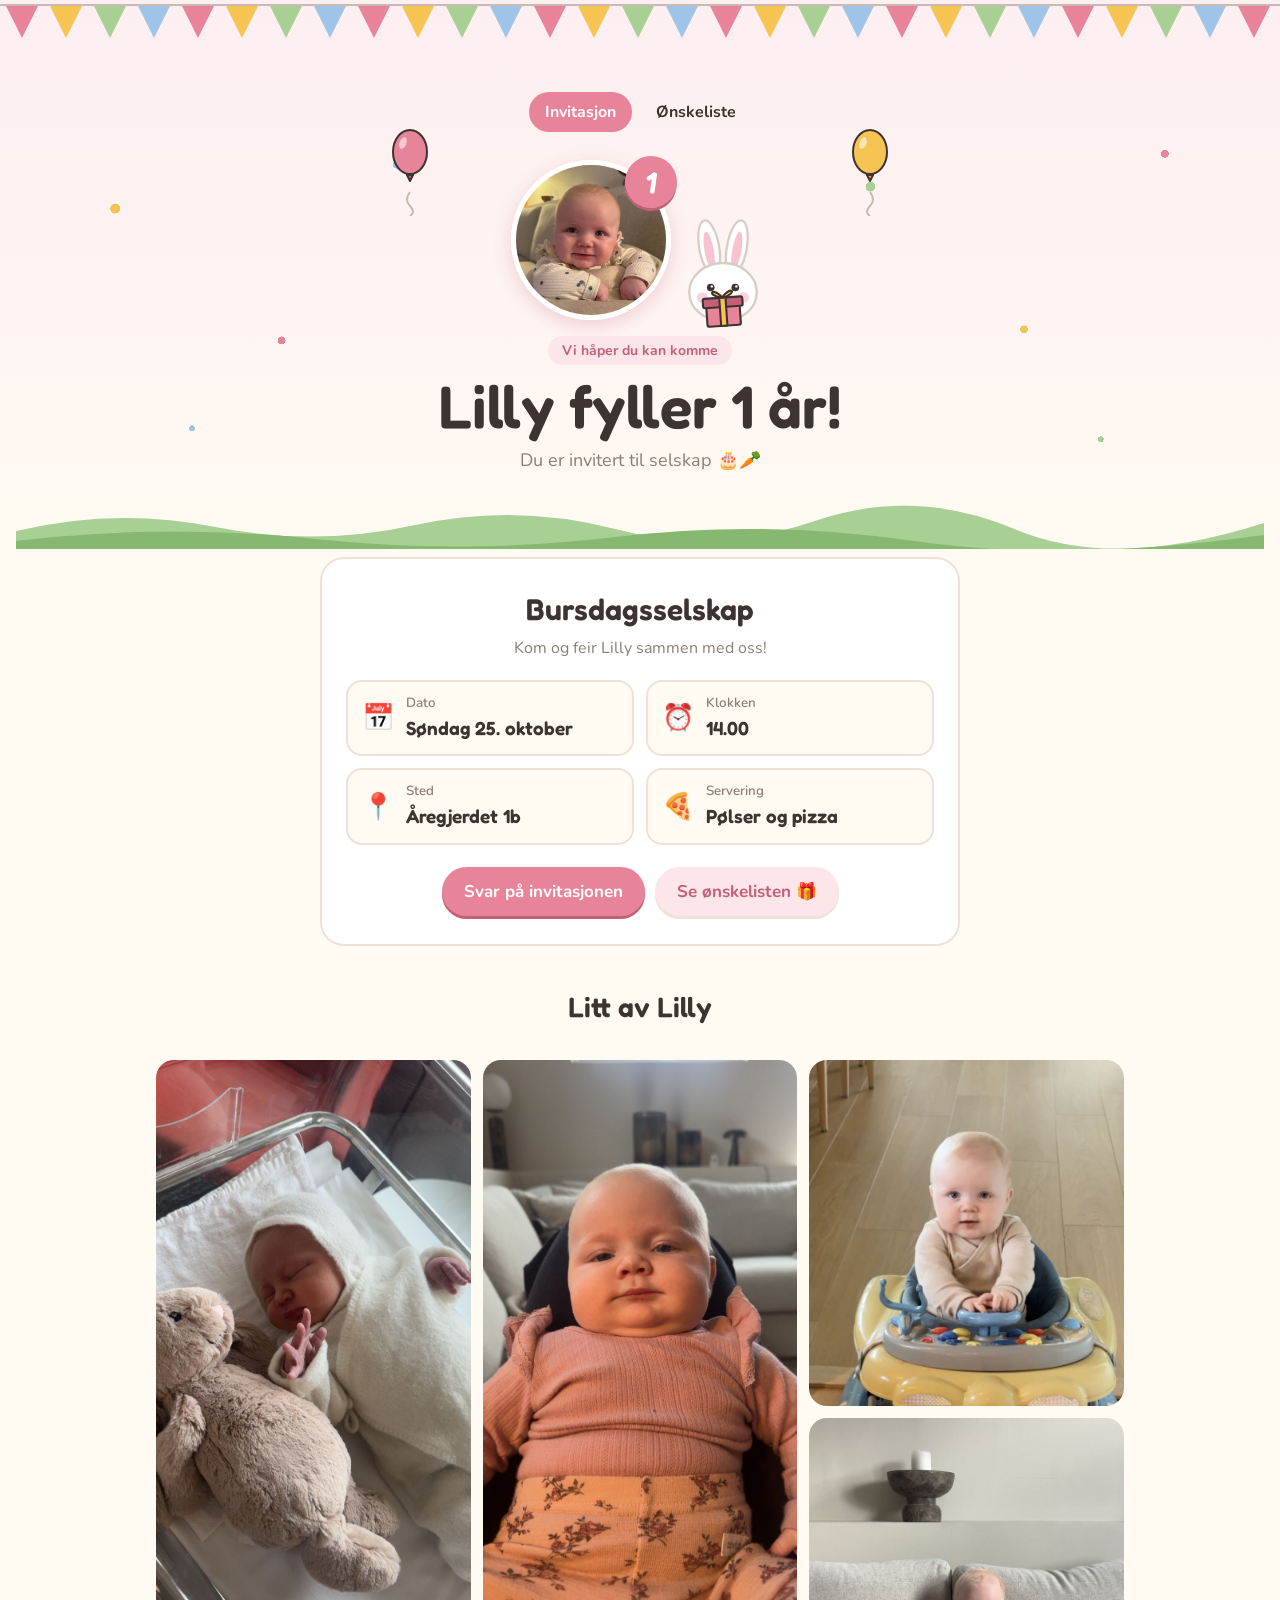
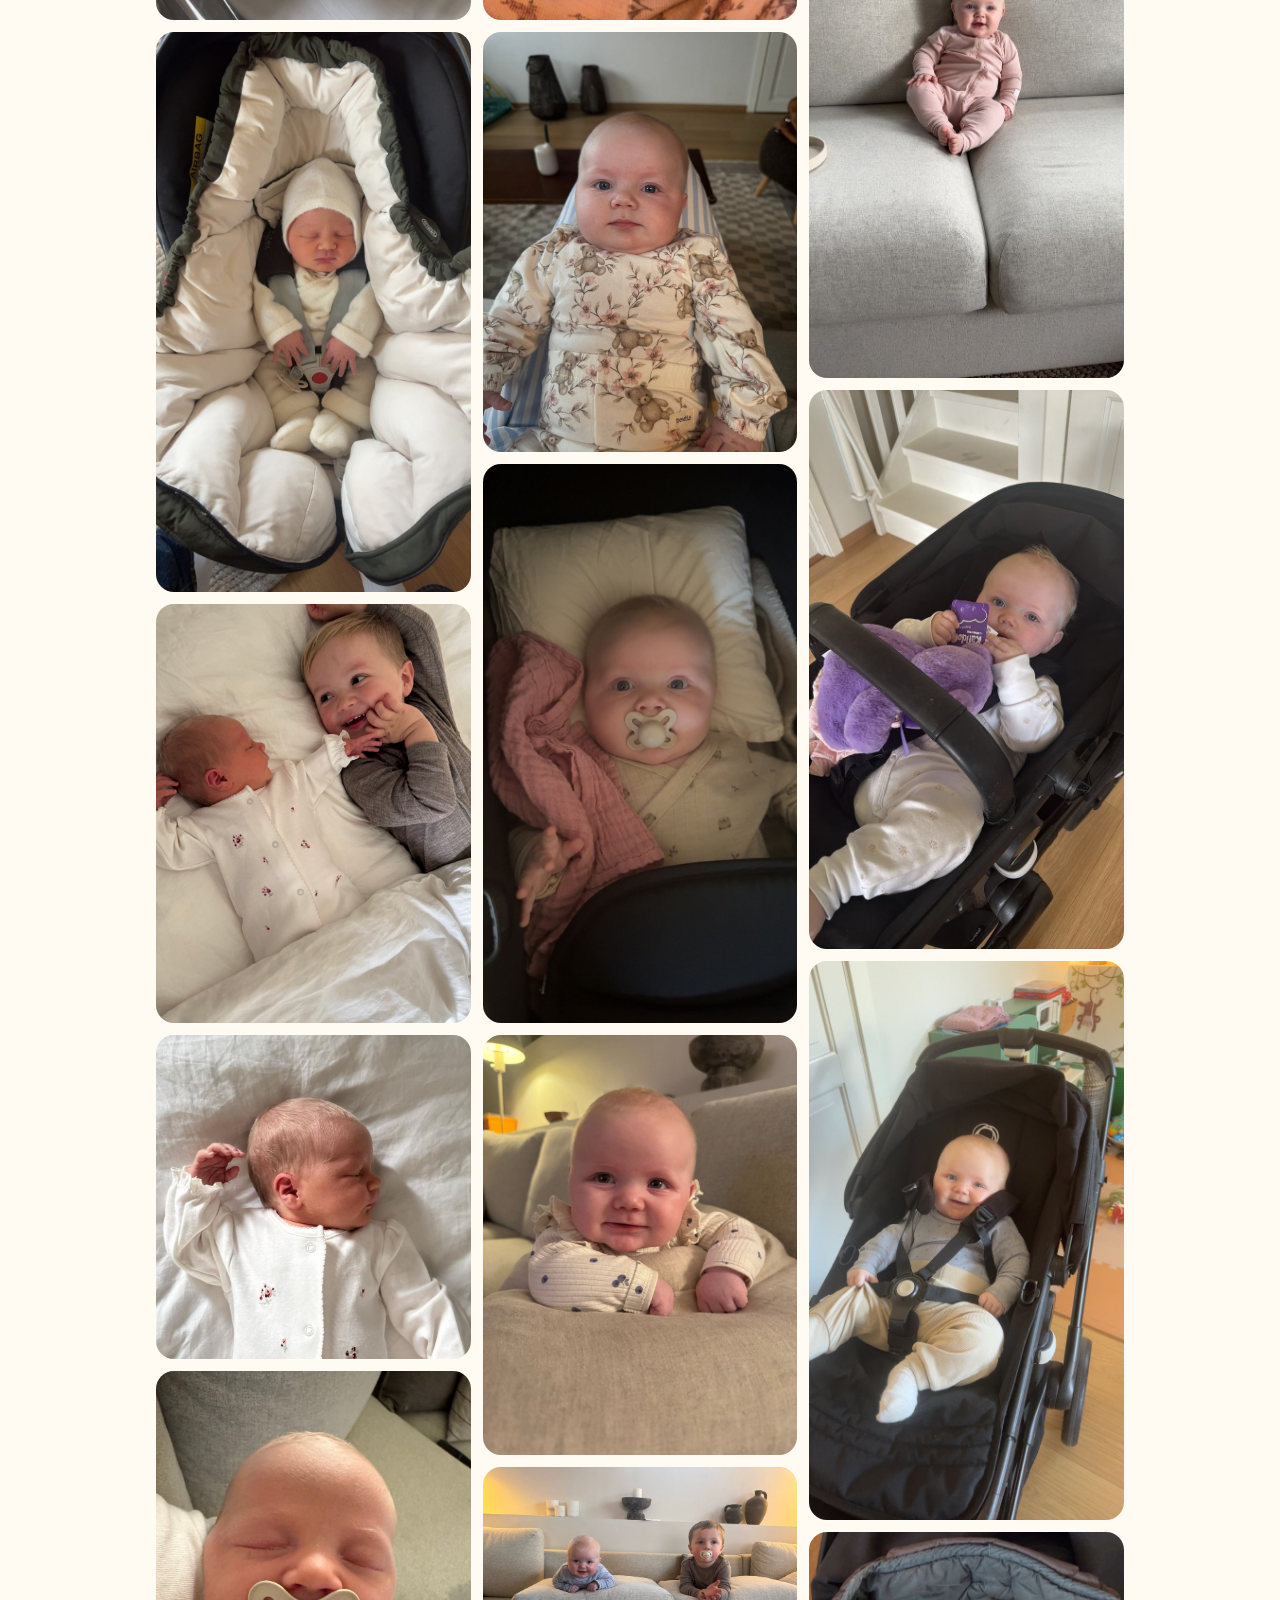
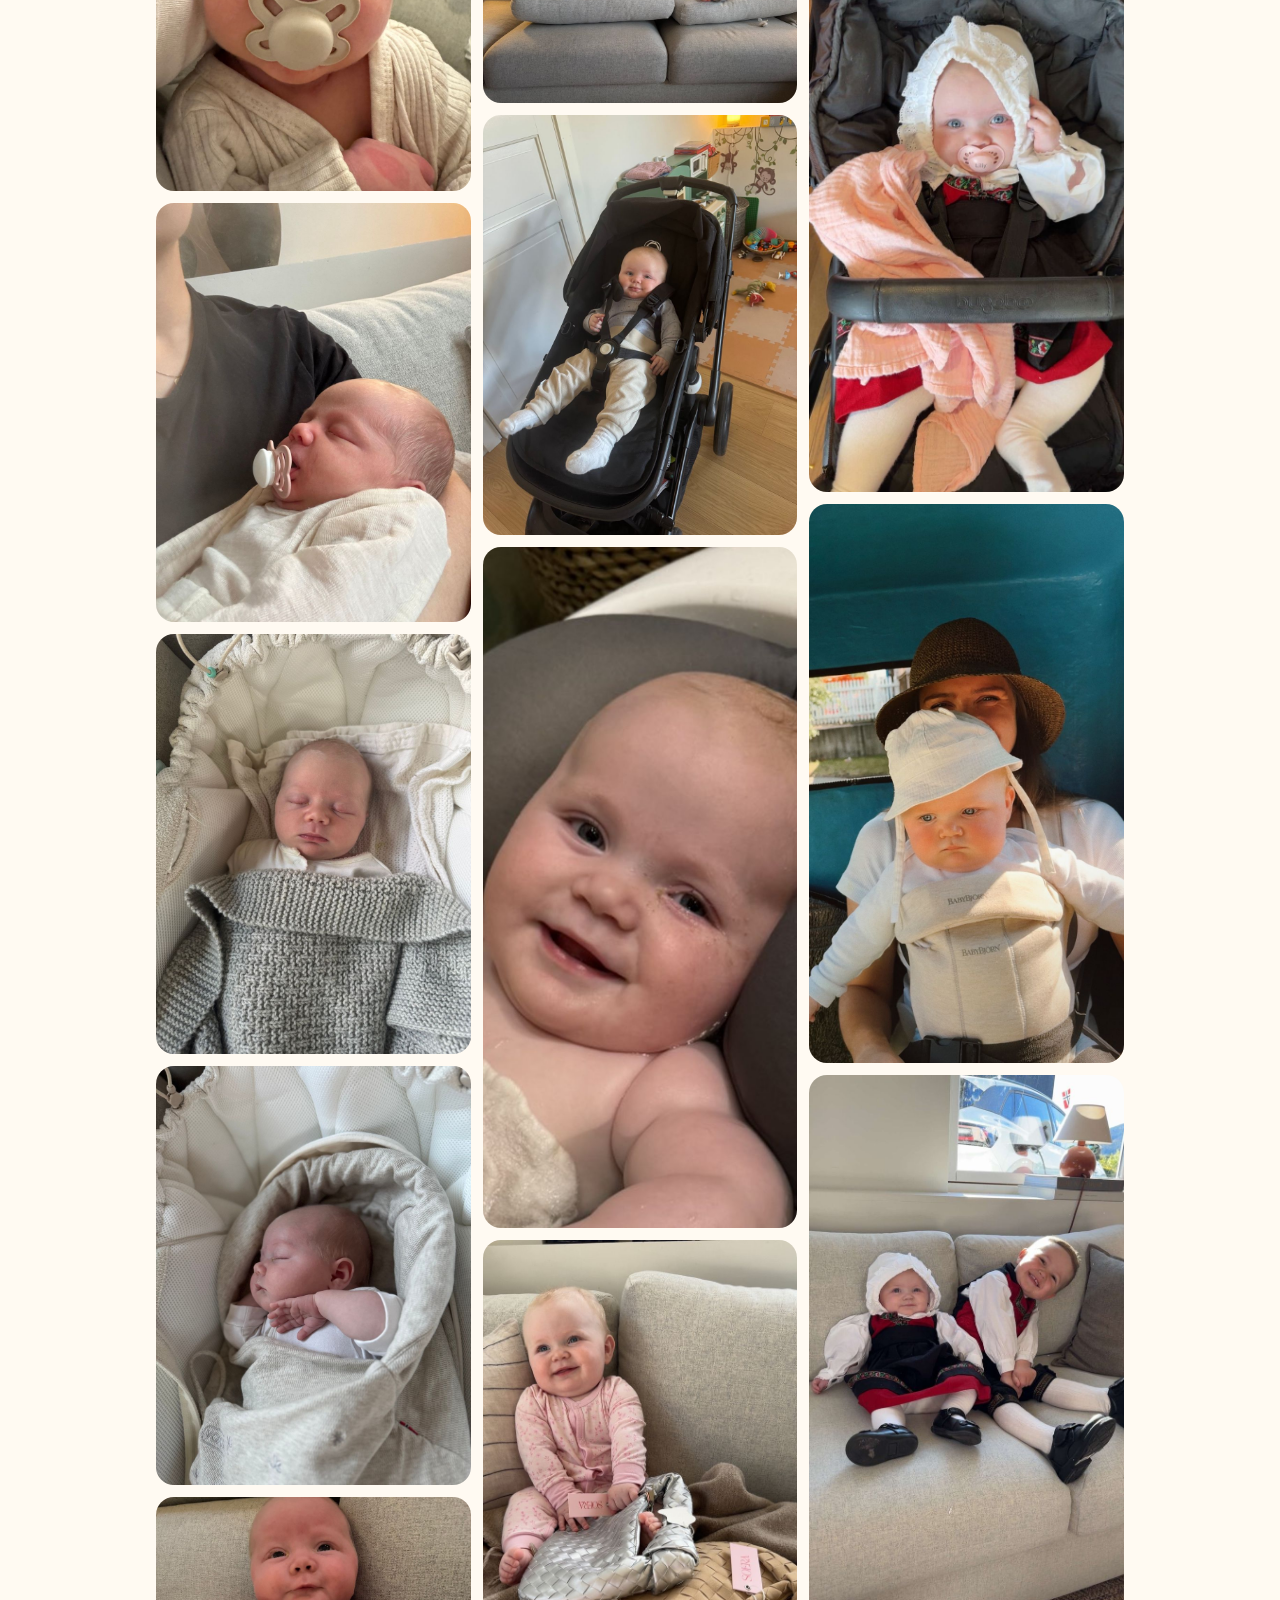
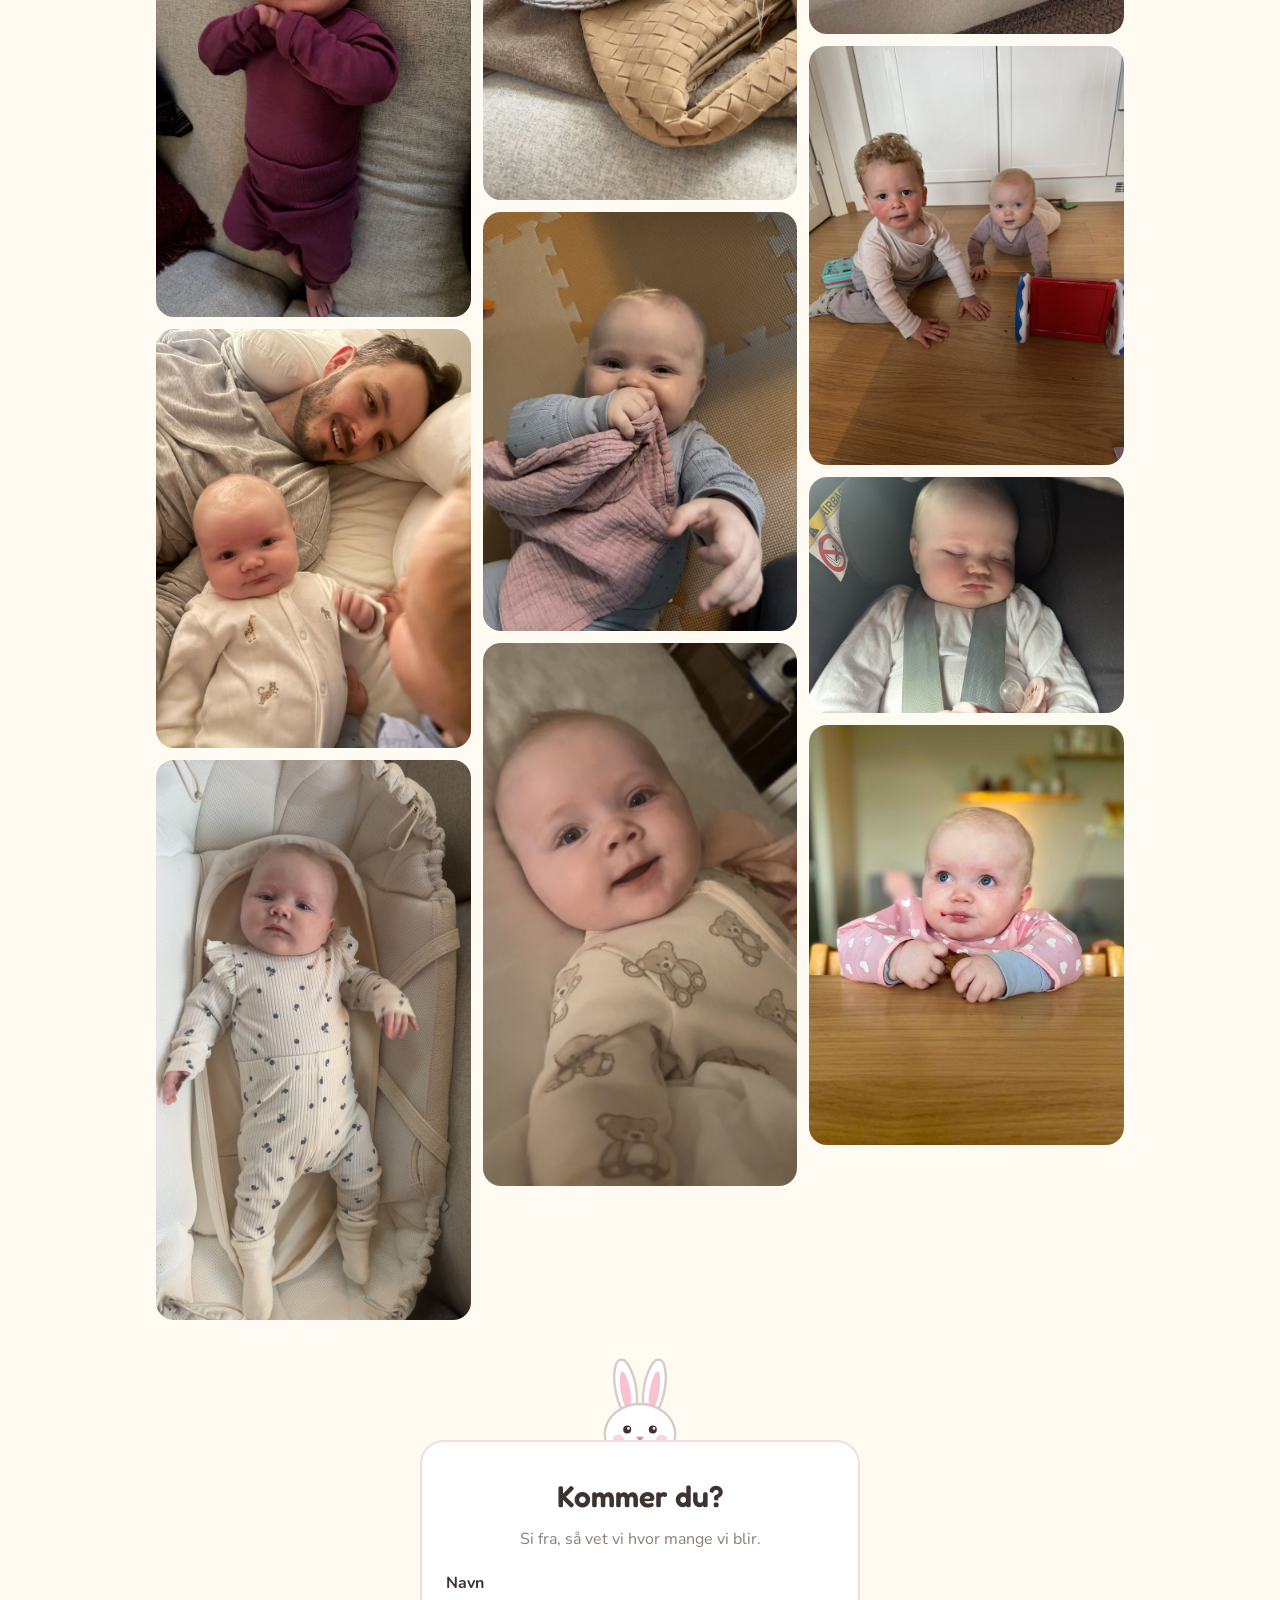
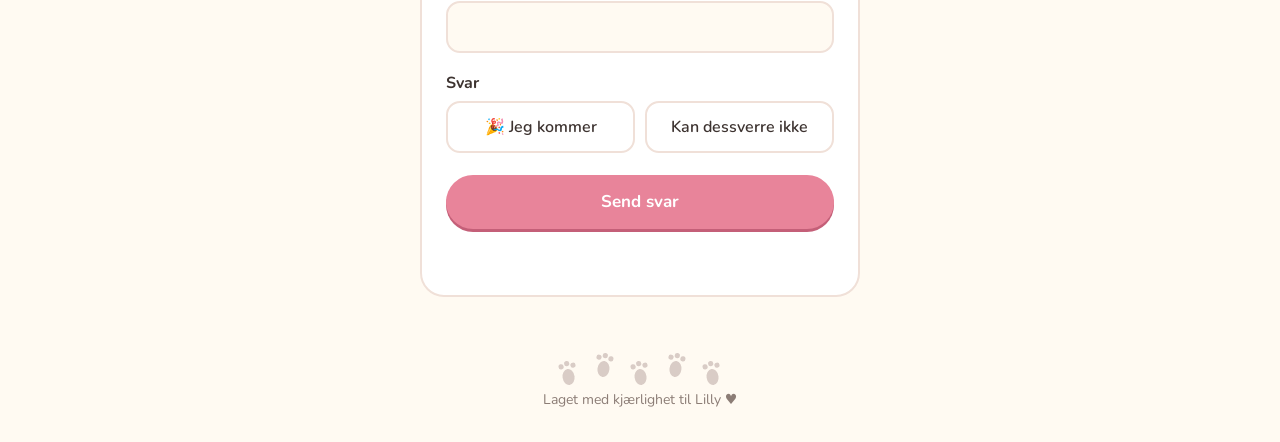
<file: index.html>
<!doctype html>
<html lang="no">
<head>
  <meta charset="utf-8">
  <meta name="viewport" content="width=device-width, initial-scale=1">
  <title>Lilly fyller 1 år – bursdagsselskap 25. oktober</title>
  <meta name="description" content="Du er invitert til Lillys 1-årsdag søndag 25. oktober kl. 14.00 i Åregjerdet 1b. Pølser og pizza.">
  <link rel="preconnect" href="https://fonts.googleapis.com">
  <link rel="preconnect" href="https://fonts.gstatic.com" crossorigin>
  <link href="https://fonts.googleapis.com/css2?family=Fredoka:wght@500;600&family=Nunito:wght@400;600;700&display=swap" rel="stylesheet">
  <link rel="stylesheet" href="style.css">
</head>
<body>
  <!-- Kanin og pote, brukt flere steder -->
  <svg width="0" height="0" style="position:absolute" aria-hidden="true">
    <symbol id="bunny" viewBox="0 0 120 140">
      <ellipse cx="42" cy="40" rx="13" ry="36" fill="var(--fur)" stroke="var(--fur-line)" stroke-width="3" transform="rotate(-10 42 40)"/>
      <ellipse cx="42" cy="44" rx="6" ry="25" fill="#f8c3cf" transform="rotate(-10 42 44)"/>
      <ellipse cx="78" cy="40" rx="13" ry="36" fill="var(--fur)" stroke="var(--fur-line)" stroke-width="3" transform="rotate(10 78 40)"/>
      <ellipse cx="78" cy="44" rx="6" ry="25" fill="#f8c3cf" transform="rotate(10 78 44)"/>
      <ellipse cx="60" cy="98" rx="44" ry="38" fill="var(--fur)" stroke="var(--fur-line)" stroke-width="3"/>
      <circle cx="44" cy="92" r="5" fill="var(--ink)"/>
      <circle cx="76" cy="92" r="5" fill="var(--ink)"/>
      <circle cx="45.5" cy="90.5" r="1.6" fill="#fff"/>
      <circle cx="77.5" cy="90.5" r="1.6" fill="#fff"/>
      <circle cx="33" cy="105" r="7" fill="#f8c3cf" opacity=".7"/>
      <circle cx="87" cy="105" r="7" fill="#f8c3cf" opacity=".7"/>
      <path d="M55 101 h10 l-5 6 z" fill="var(--accent)"/>
      <path d="M60 107 q-4 6 -9 3 M60 107 q4 6 9 3" fill="none" stroke="var(--ink)" stroke-width="2" stroke-linecap="round"/>
    </symbol>
    <symbol id="paw" viewBox="0 0 18 24">
      <ellipse cx="9" cy="16" rx="6" ry="8"/>
      <circle cx="3" cy="5" r="2.6"/><circle cx="9" cy="2.6" r="2.6"/><circle cx="15" cy="5" r="2.6"/>
    </symbol>
  </svg>

  <header>
    <svg class="bunting" aria-hidden="true">
      <defs>
        <pattern id="flags" width="176" height="46" patternUnits="userSpaceOnUse">
          <polygon points="6,6 38,6 22,38" fill="#e8849a"/>
          <polygon points="50,6 82,6 66,38" fill="#f6c453"/>
          <polygon points="94,6 126,6 110,38" fill="#a8cf94"/>
          <polygon points="138,6 170,6 154,38" fill="#9ec5e8"/>
        </pattern>
      </defs>
      <rect x="0" y="0" width="100%" height="46" fill="url(#flags)"/>
      <line x1="0" y1="5" x2="100%" y2="5" stroke="#c9b9b1" stroke-width="2"/>
    </svg>
    <svg class="balloon left" viewBox="0 0 40 90" aria-hidden="true">
      <path d="M20 66 q-6 8 0 14 q6 6 0 10" fill="none" stroke="#c9b9b1" stroke-width="2"/>
      <ellipse cx="20" cy="26" rx="17" ry="22" fill="#e8849a" stroke="#3d3330" stroke-width="2"/>
      <path d="M17 49 h6 l-3 6z" fill="#c45f78" stroke="#3d3330" stroke-width="2" stroke-linejoin="round"/>
      <ellipse cx="13" cy="17" rx="3.5" ry="6" fill="#fff" opacity=".55" transform="rotate(20 13 17)"/>
    </svg>
    <svg class="balloon right" viewBox="0 0 40 90" aria-hidden="true">
      <path d="M20 66 q6 8 0 14 q-6 6 0 10" fill="none" stroke="#c9b9b1" stroke-width="2"/>
      <ellipse cx="20" cy="26" rx="17" ry="22" fill="#f6c453" stroke="#3d3330" stroke-width="2"/>
      <path d="M17 49 h6 l-3 6z" fill="#e9ad2f" stroke="#3d3330" stroke-width="2" stroke-linejoin="round"/>
      <ellipse cx="13" cy="17" rx="3.5" ry="6" fill="#fff" opacity=".55" transform="rotate(20 13 17)"/>
    </svg>
    <nav class="topnav" aria-label="Sider">
      <a href="index.html" aria-current="page">Invitasjon</a>
      <a href="onskeliste.html">Ønskeliste</a>
    </nav>
    <div class="hero-row" style="margin-top: 28px">
      <div class="hero-photo">
        <img src="bilder/lilly-hero.jpg" alt="Lilly smiler" width="160" height="160">
        <div class="badge" aria-hidden="true">1</div>
      </div>
      <div class="hero-bunny" aria-hidden="true">
        <svg class="bunny" viewBox="0 0 120 140"><use href="#bunny"/></svg>
        <svg class="gift" viewBox="0 0 44 44"><rect x="6" y="19" width="32" height="21" rx="2" fill="#e8849a" stroke="#3d3330" stroke-width="2" stroke-linejoin="round"/><rect x="3" y="13" width="38" height="9" rx="2" fill="#c45f78" stroke="#3d3330" stroke-width="2" stroke-linejoin="round"/><rect x="19" y="13" width="6" height="27" fill="#f6c453" stroke="#3d3330" stroke-width="2" stroke-linejoin="round"/><path d="M22 13 C13 1 6 10 22 13 C38 10 31 1 22 13Z" fill="#f6c453" stroke="#3d3330" stroke-width="2" stroke-linejoin="round"/></svg>
      </div>
    </div>
    <p class="eyebrow" style="margin-top: 16px">Vi håper du kan komme</p>
    <h1 style="margin-top: 4px">Lilly fyller 1 år!</h1>
    <p class="sub">Du er invitert til selskap 🎂🥕</p>
    <svg class="meadow" viewBox="0 0 1000 48" preserveAspectRatio="none" aria-hidden="true">
      <path d="M0 30 Q80 6 160 26 T320 24 T480 28 T640 20 T800 28 T1000 22 V48 H0 Z" fill="var(--grass)"/>
      <path d="M0 40 Q120 22 240 38 T480 36 T720 40 T1000 34 V48 H0 Z" fill="var(--grass-dark)"/>
    </svg>
  </header>

  <div class="wrap">
    <main>
      <section class="party" aria-labelledby="party-title">
        <h2 id="party-title">Bursdagsselskap</h2>
        <p class="lead">Kom og feir Lilly sammen med oss!</p>
        <ul class="facts">
          <li><span class="ico" aria-hidden="true">📅</span><span><small>Dato</small><strong>Søndag 25. oktober</strong></span></li>
          <li><span class="ico" aria-hidden="true">⏰</span><span><small>Klokken</small><strong>14.00</strong></span></li>
          <li><span class="ico" aria-hidden="true">📍</span><span><small>Sted</small><strong>Åregjerdet 1b</strong></span></li>
          <li><span class="ico" aria-hidden="true">🍕</span><span><small>Servering</small><strong>Pølser og pizza</strong></span></li>
        </ul>
        <div class="actions">
          <a class="btn" href="#rsvp">Svar på invitasjonen</a>
          <a class="btn ghost" href="onskeliste.html">Se ønskelisten 🎁</a>
        </div>
      </section>

      <h2 class="section-title">Litt av Lilly</h2>
      <section class="gallery" id="gallery" aria-label="Bilder av Lilly"></section>

      <section class="rsvp" id="rsvp" aria-labelledby="rsvp-title">
        <svg class="peek" viewBox="0 0 120 140" aria-hidden="true"><use href="#bunny"/></svg>
        <h2 id="rsvp-title">Kommer du?</h2>
        <p class="lead">Si fra, så vet vi hvor mange vi blir.</p>
        <form id="rsvp-form">
          <label class="field" for="name">Navn</label>
          <input type="text" id="name" name="Navn" required maxlength="80" autocomplete="name">

          <fieldset class="choices">
            <legend>Svar</legend>
            <label><input type="radio" name="Svar" value="Kommer" required><span>🎉 Jeg kommer</span></label>
            <label><input type="radio" name="Svar" value="Kommer ikke"><span>Kan dessverre ikke</span></label>
          </fieldset>

          <!-- Til e-posten: emne, tabell-oppsett og en usynlig felle for spam-roboter -->
          <input type="hidden" name="_subject" value="Nytt svar – Lilly 1 år">
          <input type="hidden" name="_template" value="table">
          <input type="text" name="_honey" class="honey" tabindex="-1" autocomplete="off" aria-hidden="true">

          <button type="submit">Send svar</button>
          <p class="msg" id="msg" role="status"></p>
        </form>
      </section>
    </main>

    <footer>
      <div class="tracks" aria-hidden="true">
        <svg><use href="#paw"/></svg><svg><use href="#paw"/></svg><svg><use href="#paw"/></svg>
        <svg><use href="#paw"/></svg><svg><use href="#paw"/></svg>
      </div>
      Laget med kjærlighet til Lilly ♥
    </footer>
  </div>

  <script>
    // ── Bilder ─────────────────────────────────────────────
    // Nye bilder: legg dem i «bilder/» og ta dem med her (fil + beskrivelse).
    const BILDER = [
      ["lilly-13.jpg", "Lilly som nyfødt med kosekaninen sin"],
      ["lilly-14.jpg", "Lilly som nyfødt i bilstolen"],
      ["lilly-15.jpg", "Lilly som nyfødt sammen med et annet barn"],
      ["lilly-25.jpg", "Lilly sover, sett fra siden"],
      ["lilly-16.jpg", "Lilly sover med smokk"],
      ["lilly-17.jpg", "Lilly sover på brystet til en voksen"],
      ["lilly-18.jpg", "Lilly sover under et grått strikket teppe"],
      ["lilly-19.jpg", "Lilly sover i kurven"],
      ["lilly-20.jpg", "Lilly i lilla klær i sofaen"],
      ["lilly-22.jpg", "Lilly sammen med en voksen"],
      ["lilly-21.jpg", "Lilly i blåbærdress i liggekurven"],
      ["lilly-23.jpg", "Lilly i rosa genser"],
      ["lilly-26.jpg", "Lilly i dress med bamsemønster"],
      ["lilly-24.jpg", "Lilly med smokk og rosa klut i vogna"],
      ["lilly-27.jpg", "Lilly på magen i sofaen og smiler"],
      ["lilly-28.jpg", "Lilly og et annet barn ligger på magen i sofaen"],
      ["lilly-29.jpg", "Lilly smiler i vogna"],
      ["lilly-30.jpg", "Lilly smiler stort"],
      ["lilly-01.jpg", "Lilly smiler i sofaen"],
      ["lilly-02.jpg", "Lilly på lekematten med en rosa klut"],
      ["lilly-03.jpg", "Lilly i rosa dress med bamser"],
      ["lilly-04.jpg", "Lilly i gåstolen"],
      ["lilly-05.jpg", "Lilly sitter i sofaen"],
      ["lilly-06.jpg", "Lilly i vogna med en lilla bamse"],
      ["lilly-07.jpg", "Lilly smiler i vogna"],
      ["lilly-08.jpg", "Lilly i vogna med hvit lue"],
      ["lilly-09.jpg", "Lilly i bæresele med solhatt"],
      ["lilly-10.jpg", "Lilly i festdrakt i sofaen sammen med et annet barn"],
      ["lilly-11.jpg", "Lilly leker på gulvet sammen med et annet barn"],
      ["lilly-12.jpg", "Lilly sover i bilstolen"],
      ["lilly-31.jpg", "Lilly spiser i rosa smekke med hjerter"],
    ];

    // ── Skjema ─────────────────────────────────────────────
    // Svarene sendes via FormSubmit til denne e-postadressen.
    const SKJEMA_ADRESSE = "https://formsubmit.co/ajax/henriettestafset@gmail.com";

    // Variert høyde gjør at plassholderne ligner et ekte bildegalleri.
    const hoyder = [4/3, 1, 3/4, 4/5, 1, 4/3];
    const gallery = document.getElementById("gallery");
    BILDER.forEach(([fil, alt], i) => {
      const fig = document.createElement("figure");
      fig.className = "photo";
      const img = new Image();
      img.src = `bilder/${fil}`;
      img.alt = alt;
      img.loading = "lazy";
      img.onerror = () => {
        fig.classList.add("placeholder");
        fig.style.aspectRatio = hoyder[i % hoyder.length];
        fig.innerHTML = `<svg aria-hidden="true" viewBox="0 0 120 140"><use href="#bunny"/></svg><span>Bilde ${i + 1}</span>`;
      };
      fig.appendChild(img);
      gallery.appendChild(fig);
    });

    const form = document.getElementById("rsvp-form");
    const msg = document.getElementById("msg");
    form.addEventListener("submit", async (e) => {
      e.preventDefault();
      msg.className = "msg";
      msg.textContent = "";

      const navn = form.Navn.value.trim();
      if (!navn) {
        msg.className = "msg error";
        msg.textContent = "Skriv navnet ditt.";
        form.Navn.focus();
        return;
      }
      form.Navn.value = navn;

      const btn = form.querySelector("button");
      btn.disabled = true;
      btn.textContent = "Sender …";
      try {
        const res = await fetch(SKJEMA_ADRESSE, {
          method: "POST",
          headers: { Accept: "application/json" },
          body: new FormData(form),
        });
        const data = await res.json().catch(() => ({}));
        if (!res.ok || String(data.success) !== "true") throw new Error(data.message);
        const kommer = form.Svar.value === "Kommer";
        const tak = document.createElement("div");
        tak.className = "thanks";
        tak.setAttribute("role", "status");
        const strong = document.createElement("strong");
        strong.textContent = `Takk, ${navn}!`;
        tak.append(strong, kommer
          ? "Så gøy – vi gleder oss til å se deg søndag 25. oktober kl. 14.00! 🎂"
          : "Så synd, men takk for at du sa ifra.");
        form.replaceWith(tak);
        document.querySelector(".rsvp .lead").remove();
        document.getElementById("rsvp-title").textContent = "Svar sendt";
      } catch {
        msg.className = "msg error";
        msg.textContent = "Noe gikk galt. Prøv igjen om litt.";
        btn.disabled = false;
        btn.textContent = "Send svar";
      }
    });
  </script>
</body>
</html>
</file>
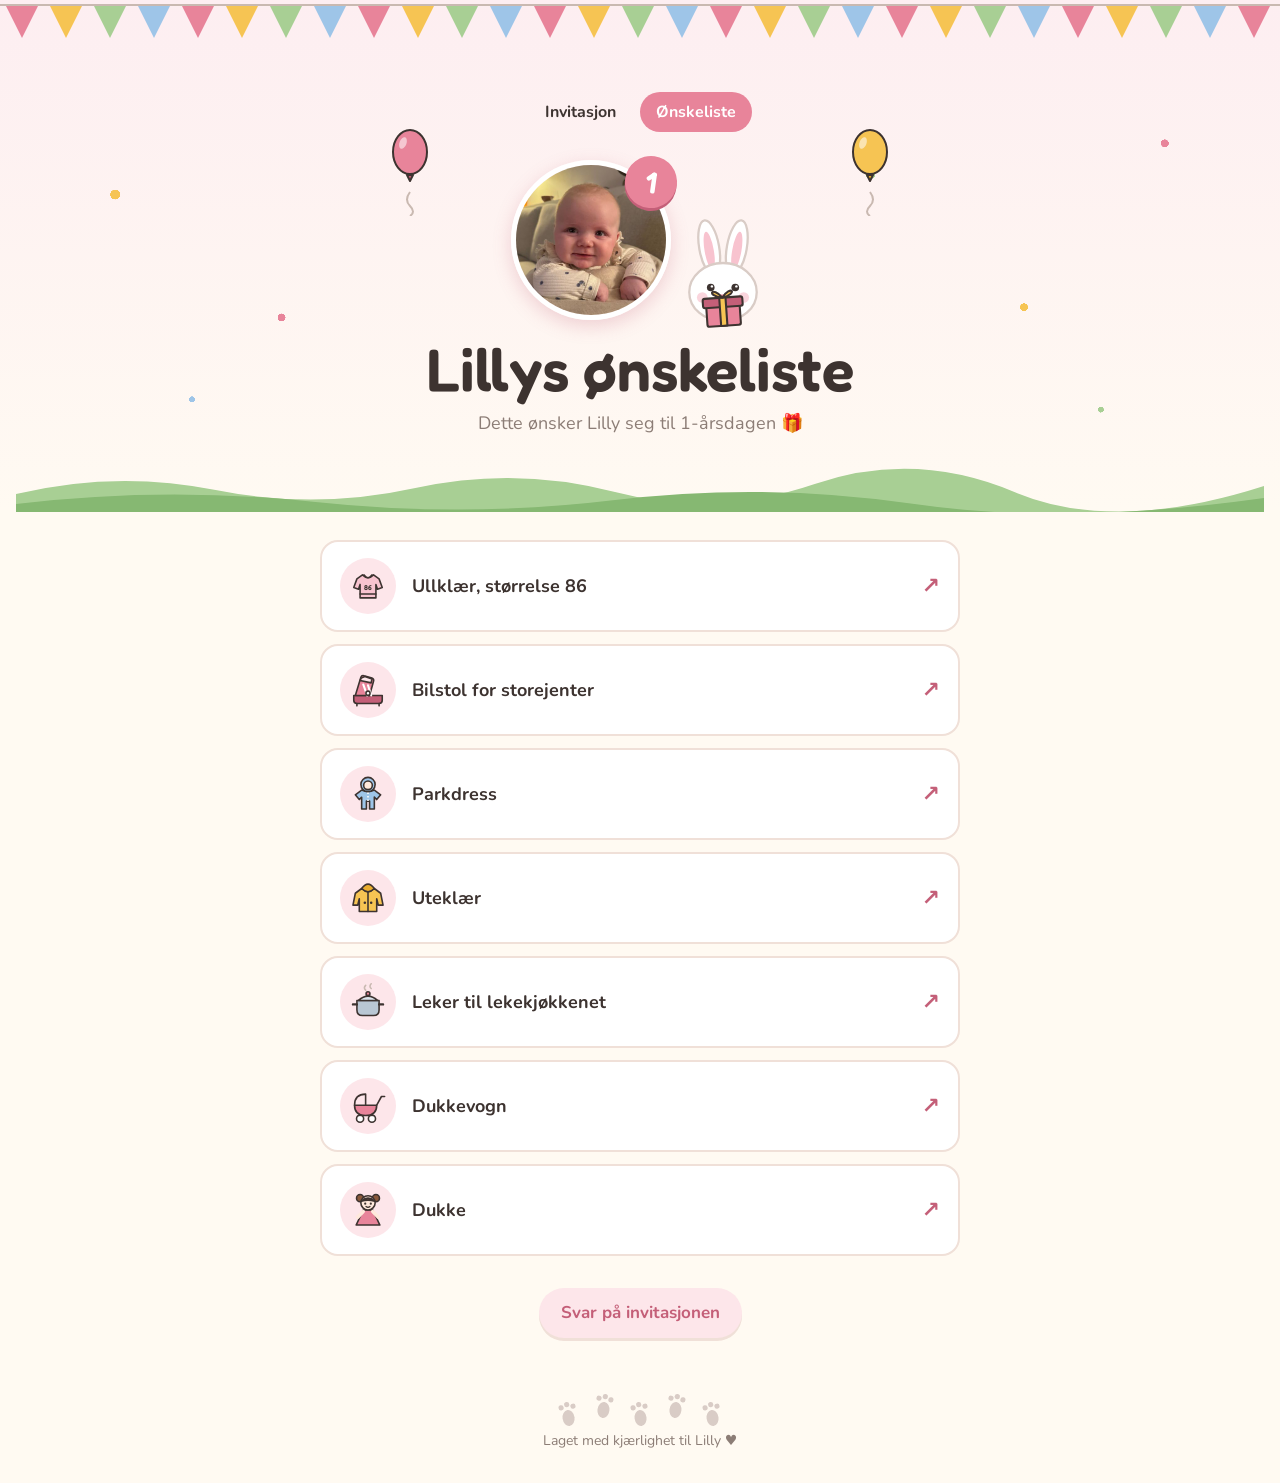
<file: onskeliste.html>
<!doctype html>
<html lang="no">
<head>
  <meta charset="utf-8">
  <meta name="viewport" content="width=device-width, initial-scale=1">
  <title>Lillys ønskeliste</title>
  <link rel="preconnect" href="https://fonts.googleapis.com">
  <link rel="preconnect" href="https://fonts.gstatic.com" crossorigin>
  <link href="https://fonts.googleapis.com/css2?family=Fredoka:wght@500;600&family=Nunito:wght@400;600;700&display=swap" rel="stylesheet">
  <link rel="stylesheet" href="style.css">
</head>
<body>
  <!-- Kanin og pote, brukt flere steder -->
  <svg width="0" height="0" style="position:absolute" aria-hidden="true">
    <symbol id="bunny" viewBox="0 0 120 140">
      <ellipse cx="42" cy="40" rx="13" ry="36" fill="var(--fur)" stroke="var(--fur-line)" stroke-width="3" transform="rotate(-10 42 40)"/>
      <ellipse cx="42" cy="44" rx="6" ry="25" fill="#f8c3cf" transform="rotate(-10 42 44)"/>
      <ellipse cx="78" cy="40" rx="13" ry="36" fill="var(--fur)" stroke="var(--fur-line)" stroke-width="3" transform="rotate(10 78 40)"/>
      <ellipse cx="78" cy="44" rx="6" ry="25" fill="#f8c3cf" transform="rotate(10 78 44)"/>
      <ellipse cx="60" cy="98" rx="44" ry="38" fill="var(--fur)" stroke="var(--fur-line)" stroke-width="3"/>
      <circle cx="44" cy="92" r="5" fill="var(--ink)"/>
      <circle cx="76" cy="92" r="5" fill="var(--ink)"/>
      <circle cx="45.5" cy="90.5" r="1.6" fill="#fff"/>
      <circle cx="77.5" cy="90.5" r="1.6" fill="#fff"/>
      <circle cx="33" cy="105" r="7" fill="#f8c3cf" opacity=".7"/>
      <circle cx="87" cy="105" r="7" fill="#f8c3cf" opacity=".7"/>
      <path d="M55 101 h10 l-5 6 z" fill="var(--accent)"/>
      <path d="M60 107 q-4 6 -9 3 M60 107 q4 6 9 3" fill="none" stroke="var(--ink)" stroke-width="2" stroke-linecap="round"/>
    </symbol>
    <symbol id="paw" viewBox="0 0 18 24">
      <ellipse cx="9" cy="16" rx="6" ry="8"/>
      <circle cx="3" cy="5" r="2.6"/><circle cx="9" cy="2.6" r="2.6"/><circle cx="15" cy="5" r="2.6"/>
    </symbol>
  </svg>

  <header>
    <svg class="bunting" aria-hidden="true">
      <defs>
        <pattern id="flags" width="176" height="46" patternUnits="userSpaceOnUse">
          <polygon points="6,6 38,6 22,38" fill="#e8849a"/>
          <polygon points="50,6 82,6 66,38" fill="#f6c453"/>
          <polygon points="94,6 126,6 110,38" fill="#a8cf94"/>
          <polygon points="138,6 170,6 154,38" fill="#9ec5e8"/>
        </pattern>
      </defs>
      <rect x="0" y="0" width="100%" height="46" fill="url(#flags)"/>
      <line x1="0" y1="5" x2="100%" y2="5" stroke="#c9b9b1" stroke-width="2"/>
    </svg>
    <svg class="balloon left" viewBox="0 0 40 90" aria-hidden="true">
      <path d="M20 66 q-6 8 0 14 q6 6 0 10" fill="none" stroke="#c9b9b1" stroke-width="2"/>
      <ellipse cx="20" cy="26" rx="17" ry="22" fill="#e8849a" stroke="#3d3330" stroke-width="2"/>
      <path d="M17 49 h6 l-3 6z" fill="#c45f78" stroke="#3d3330" stroke-width="2" stroke-linejoin="round"/>
      <ellipse cx="13" cy="17" rx="3.5" ry="6" fill="#fff" opacity=".55" transform="rotate(20 13 17)"/>
    </svg>
    <svg class="balloon right" viewBox="0 0 40 90" aria-hidden="true">
      <path d="M20 66 q6 8 0 14 q-6 6 0 10" fill="none" stroke="#c9b9b1" stroke-width="2"/>
      <ellipse cx="20" cy="26" rx="17" ry="22" fill="#f6c453" stroke="#3d3330" stroke-width="2"/>
      <path d="M17 49 h6 l-3 6z" fill="#e9ad2f" stroke="#3d3330" stroke-width="2" stroke-linejoin="round"/>
      <ellipse cx="13" cy="17" rx="3.5" ry="6" fill="#fff" opacity=".55" transform="rotate(20 13 17)"/>
    </svg>
    <nav class="topnav" aria-label="Sider">
      <a href="index.html">Invitasjon</a>
      <a href="onskeliste.html" aria-current="page">Ønskeliste</a>
    </nav>
    <div class="hero-row" style="margin-top: 28px">
      <div class="hero-photo">
        <img src="bilder/lilly-hero.jpg" alt="Lilly smiler" width="160" height="160">
        <div class="badge" aria-hidden="true">1</div>
      </div>
      <div class="hero-bunny" aria-hidden="true">
        <svg class="bunny" viewBox="0 0 120 140"><use href="#bunny"/></svg>
        <svg class="gift" viewBox="0 0 44 44"><rect x="6" y="19" width="32" height="21" rx="2" fill="#e8849a" stroke="#3d3330" stroke-width="2" stroke-linejoin="round"/><rect x="3" y="13" width="38" height="9" rx="2" fill="#c45f78" stroke="#3d3330" stroke-width="2" stroke-linejoin="round"/><rect x="19" y="13" width="6" height="27" fill="#f6c453" stroke="#3d3330" stroke-width="2" stroke-linejoin="round"/><path d="M22 13 C13 1 6 10 22 13 C38 10 31 1 22 13Z" fill="#f6c453" stroke="#3d3330" stroke-width="2" stroke-linejoin="round"/></svg>
      </div>
    </div>
    <h1>Lillys ønskeliste</h1>
    <p class="sub">Dette ønsker Lilly seg til 1-årsdagen 🎁</p>
    <svg class="meadow" viewBox="0 0 1000 48" preserveAspectRatio="none" aria-hidden="true">
      <path d="M0 30 Q80 6 160 26 T320 24 T480 28 T640 20 T800 28 T1000 22 V48 H0 Z" fill="var(--grass)"/>
      <path d="M0 40 Q120 22 240 38 T480 36 T720 40 T1000 34 V48 H0 Z" fill="var(--grass-dark)"/>
    </svg>
  </header>

  <div class="wrap">
    <main>
      <ul class="wishlist">
        <li><a class="wish" href="https://best-kids.no/collections/ull?filter.v.availability=1&amp;filter.v.option.size=86&amp;filter.v.price.gte=0&amp;filter.v.price.lte=999&amp;sort_by=created-descending" target="_blank" rel="noopener noreferrer"><span class="ico" aria-hidden="true"><svg viewBox="0 0 48 48" width="34" height="34"><path d="M17 10 L10 15 L6 26 L12 28 L14 22 V39 H34 V22 L36 28 L42 26 L38 15 L31 10 Q24 17 17 10Z" fill="#f8c3cf" stroke="#3d3330" stroke-width="2" stroke-linejoin="round" stroke-linecap="round"/>
<path d="M14 34 H34" fill="none" stroke="#3d3330" stroke-width="2" stroke-linejoin="round" stroke-linecap="round"/>
<path d="M19 10 Q24 17 29 10" fill="#fde6ea" stroke="#3d3330" stroke-width="2" stroke-linejoin="round" stroke-linecap="round"/>
<text x="24" y="29" text-anchor="middle" font-family="Fredoka, sans-serif" font-weight="600" font-size="9" fill="#3d3330">86</text></svg></span><span class="wish-text">Ullklær, størrelse 86</span><span class="go" aria-hidden="true">↗</span><span class="sr">(åpnes i ny fane)</span></a></li>
        <li><a class="wish" href="https://www.barnashus.no/cybex/cybex-solution-g2-i-fix-magicblack-11041229" target="_blank" rel="noopener noreferrer"><span class="ico" aria-hidden="true"><svg viewBox="0 0 48 48" width="34" height="34"><path d="M6 31 H42 V37 Q42 41 38 41 H10 Q6 41 6 37Z" fill="#c45f78" stroke="#3d3330" stroke-width="2" stroke-linejoin="round" stroke-linecap="round"/>
<path d="M8 31 L15 8 Q16 5 19 6 L29 9 Q32 10 31 13 L26 31Z" fill="#e8849a" stroke="#3d3330" stroke-width="2" stroke-linejoin="round" stroke-linecap="round"/>
<path d="M15.5 9 L20 7 L29 10 L28 15 L14 12Z" fill="#fde6ea" stroke="#3d3330" stroke-width="2" stroke-linejoin="round" stroke-linecap="round"/>
<path d="M18 17 L23 31 M24 18 L28 31" fill="none" stroke="#fff" stroke-width="2.6" stroke-linecap="round"/>
<circle cx="24" cy="28" r="2.6" fill="#fff" stroke="#3d3330" stroke-width="2" stroke-linejoin="round" stroke-linecap="round"/>
<path d="M10 41 V44 M38 41 V44" fill="none" stroke="#3d3330" stroke-width="2" stroke-linejoin="round" stroke-linecap="round"/></svg></span><span class="wish-text">Bilstol for storejenter</span><span class="go" aria-hidden="true">↗</span><span class="sr">(åpnes i ny fane)</span></a></li>
        <li><a class="wish" href="https://kattnakken.no/parkdress/vinterdress/baby/vinterparkdress-snoe-baby?variant=9697" target="_blank" rel="noopener noreferrer"><span class="ico" aria-hidden="true"><svg viewBox="0 0 48 48" width="34" height="34"><path d="M16 19 Q24 23 32 19 L40 25 L35 31 L32 28 V43 H26 V33 H22 V43 H16 V28 L13 31 L8 25Z" fill="#9ec5e8" stroke="#3d3330" stroke-width="2" stroke-linejoin="round" stroke-linecap="round"/>
<circle cx="24" cy="12" r="9" fill="#9ec5e8" stroke="#3d3330" stroke-width="2" stroke-linejoin="round" stroke-linecap="round"/>
<circle cx="24" cy="13" r="5.5" fill="#ffe9dc" stroke="#3d3330" stroke-width="2" stroke-linejoin="round" stroke-linecap="round"/>
<path d="M24 22 V33" fill="none" stroke="#fff" stroke-width="2" stroke-dasharray="2 2.4"/></svg></span><span class="wish-text">Parkdress</span><span class="go" aria-hidden="true">↗</span><span class="sr">(åpnes i ny fane)</span></a></li>
        <li><a class="wish" href="https://www.dressmykid.no/products/huttelihut-balaclava-bear-i-ullfleece-mahogany-rose?attrcomb=1-145" target="_blank" rel="noopener noreferrer"><span class="ico" aria-hidden="true"><svg viewBox="0 0 48 48" width="34" height="34"><path d="M16 12 L8 18 L5 33 H11 L13 25 V41 H35 V25 L37 33 H43 L40 18 L32 12 Q24 20 16 12Z" fill="#f6c453" stroke="#3d3330" stroke-width="2" stroke-linejoin="round" stroke-linecap="round"/>
<path d="M16 12 Q24 1 32 12 Q24 20 16 12Z" fill="#e9ad2f" stroke="#3d3330" stroke-width="2" stroke-linejoin="round" stroke-linecap="round"/>
<path d="M24 17 V41" fill="none" stroke="#3d3330" stroke-width="2" stroke-linejoin="round" stroke-linecap="round"/>
<circle cx="20" cy="30" r="1.6" fill="#3d3330"/><circle cx="28" cy="30" r="1.6" fill="#3d3330"/></svg></span><span class="wish-text">Uteklær</span><span class="go" aria-hidden="true">↗</span><span class="sr">(åpnes i ny fane)</span></a></li>
        <li><a class="wish" href="https://lekeakademiet.no/leker/lekekjokken-lekemat.html" target="_blank" rel="noopener noreferrer"><span class="ico" aria-hidden="true"><svg viewBox="0 0 48 48" width="34" height="34"><path d="M10 22 H38 V34 Q38 41 31 41 H17 Q10 41 10 34Z" fill="#b9c7d4" stroke="#3d3330" stroke-width="2" stroke-linejoin="round" stroke-linecap="round"/>
<path d="M10 27 H5 M38 27 H43" fill="none" stroke="#3d3330" stroke-width="3" stroke-linecap="round"/>
<path d="M12 22 Q24 11 36 22Z" fill="#dbe4ec" stroke="#3d3330" stroke-width="2" stroke-linejoin="round" stroke-linecap="round"/>
<circle cx="24" cy="13.5" r="2.4" fill="#e8849a" stroke="#3d3330" stroke-width="2" stroke-linejoin="round" stroke-linecap="round"/>
<path d="M17 8 q-3 -3 0 -6 M24 6 q-3 -3 0 -6" fill="none" stroke="#c9b9b1" stroke-width="2" stroke-linecap="round" transform="translate(4 1)"/></svg></span><span class="wish-text">Leker til lekekjøkkenet</span><span class="go" aria-hidden="true">↗</span><span class="sr">(åpnes i ny fane)</span></a></li>
        <li><a class="wish" href="https://www.boozt.com/no/no/little-dutch/little-dutch-metal-doll-stroller_32866480/230122673?volume=3&amp;st=699" target="_blank" rel="noopener noreferrer"><span class="ico" aria-hidden="true"><svg viewBox="0 0 48 48" width="34" height="34"><path d="M7 23 H35 Q35 36 21 36 Q7 36 7 23Z" fill="#e8849a" stroke="#3d3330" stroke-width="2" stroke-linejoin="round" stroke-linecap="round"/>
<path d="M7 23 Q7 9 21 9 V23Z" fill="#fde6ea" stroke="#3d3330" stroke-width="2" stroke-linejoin="round" stroke-linecap="round"/>
<path d="M35 23 L41 12 H45" fill="none" stroke="#3d3330" stroke-width="2" stroke-linejoin="round" stroke-linecap="round"/>
<circle cx="14" cy="40" r="4.5" fill="#fff" stroke="#3d3330" stroke-width="2" stroke-linejoin="round" stroke-linecap="round"/><circle cx="29" cy="40" r="4.5" fill="#fff" stroke="#3d3330" stroke-width="2" stroke-linejoin="round" stroke-linecap="round"/>
<path d="M14 36 V35 M29 36 V35" fill="none" stroke="#3d3330" stroke-width="2" stroke-linejoin="round" stroke-linecap="round"/></svg></span><span class="wish-text">Dukkevogn</span><span class="go" aria-hidden="true">↗</span><span class="sr">(åpnes i ny fane)</span></a></li>
        <li><a class="wish" href="https://www.ringo.no/brand/baby-born/" target="_blank" rel="noopener noreferrer"><span class="ico" aria-hidden="true"><svg viewBox="0 0 48 48" width="34" height="34"><path d="M18 24 H30 L39 43 H9Z" fill="#e8849a" stroke="#3d3330" stroke-width="2" stroke-linejoin="round" stroke-linecap="round"/>
<path d="M18 26 L11 33 M30 26 L37 33" fill="none" stroke="#ffe9dc" stroke-width="4.5" stroke-linecap="round"/>
<circle cx="14" cy="9" r="4.5" fill="#8a5a3c" stroke="#3d3330" stroke-width="2" stroke-linejoin="round" stroke-linecap="round"/><circle cx="34" cy="9" r="4.5" fill="#8a5a3c" stroke="#3d3330" stroke-width="2" stroke-linejoin="round" stroke-linecap="round"/>
<circle cx="24" cy="15" r="9" fill="#ffe9dc" stroke="#3d3330" stroke-width="2" stroke-linejoin="round" stroke-linecap="round"/>
<path d="M15.5 13 Q24 5 32.5 13 Q24 10 15.5 13Z" fill="#8a5a3c" stroke="#3d3330" stroke-width="2" stroke-linejoin="round" stroke-linecap="round"/>
<circle cx="20.5" cy="16" r="1.4" fill="#3d3330"/><circle cx="27.5" cy="16" r="1.4" fill="#3d3330"/>
<path d="M21.5 19.5 Q24 21.5 26.5 19.5" fill="none" stroke="#3d3330" stroke-width="1.6" stroke-linecap="round"/></svg></span><span class="wish-text">Dukke</span><span class="go" aria-hidden="true">↗</span><span class="sr">(åpnes i ny fane)</span></a></li>
      </ul>
      <p class="page-end"><a class="btn ghost" href="index.html#rsvp">Svar på invitasjonen</a></p>
    </main>

    <footer>
      <div class="tracks" aria-hidden="true">
        <svg><use href="#paw"/></svg><svg><use href="#paw"/></svg><svg><use href="#paw"/></svg>
        <svg><use href="#paw"/></svg><svg><use href="#paw"/></svg>
      </div>
      Laget med kjærlighet til Lilly ♥
    </footer>
  </div>
</body>
</html>
</file>
<file: style.css>
:root {
      --bg: #fffaf2;
      --card: #ffffff;
      --ink: #3d3330;
      --muted: #8c7d76;
      --accent: #e8849a;
      --accent-dark: #c45f78;
      --soft: #fde6ea;
      --line: #f0e0d8;
      --grass: #a8cf94;
      --grass-dark: #86b872;
      --carrot: #f29a4a;
      --fur: #ffffff;
      --fur-line: #d9ccc6;
    }
    * { box-sizing: border-box; }
    body {
      margin: 0;
      background: var(--bg);
      color: var(--ink);
      font-family: "Nunito", system-ui, sans-serif;
      line-height: 1.5;
    }
    .wrap { max-width: 1000px; margin: 0 auto; padding: 0 16px; }
    h1, h2, .fredoka { font-family: "Fredoka", "Nunito", sans-serif; font-weight: 600; }

    /* Toppen: kanin på en eng */
    header {
      position: relative;
      text-align: center; padding: 48px 16px 0;
      background: linear-gradient(#fdeef1, var(--bg));
      overflow: hidden;
    }
    .hero-row { display: flex; justify-content: center; align-items: flex-end; gap: 6px; }
    .hero-photo { position: relative; width: 160px; height: 160px; }
    .hero-photo img {
      width: 100%; height: 100%; object-fit: cover; display: block;
      border-radius: 50%; border: 5px solid #fff; box-shadow: 0 6px 18px rgba(196, 95, 120, .25);
    }
    .hero-bunny { position: relative; width: 92px; margin-bottom: -4px; animation: hop 3.2s ease-in-out infinite; }
    .hero-bunny svg.bunny { width: 92px; height: auto; display: block; }
    .hero-bunny .gift { position: absolute; left: 50%; bottom: -6px; width: 46px; height: 46px; transform: translateX(-50%) rotate(-4deg); }
    .badge {
      position: absolute; right: -6px; top: -4px;
      width: 52px; height: 52px; border-radius: 50%;
      display: grid; place-items: center;
      background: var(--accent); color: #fff;
      font-family: "Fredoka", sans-serif; font-weight: 600; font-size: 30px;
      box-shadow: 0 3px 0 var(--accent-dark);
      transform: rotate(8deg);
    }
    @keyframes hop {
      0%, 70%, 100% { transform: translateY(0); }
      80% { transform: translateY(-14px); }
      90% { transform: translateY(0); }
    }
    @media (prefers-reduced-motion: reduce) { .hero-bunny { animation: none; } }
    h1 { font-size: clamp(36px, 8vw, 60px); line-height: 1.1; margin: 16px 0 8px; }
    .eyebrow { display: inline-block; margin: 0 0 4px; padding: 4px 14px; border-radius: 999px; background: var(--soft); color: var(--accent-dark); font-weight: 700; font-size: 14px; }
    .sub { color: var(--muted); font-size: 18px; margin: 0 0 28px; }
    .topnav { display: flex; justify-content: center; gap: 8px; padding: 14px 16px 0; }
    .topnav a { padding: 8px 16px; border-radius: 999px; color: var(--ink); font-weight: 700; text-decoration: none; }
    .topnav a:hover { background: var(--soft); }
    .topnav a[aria-current="page"] { background: var(--accent); color: #fff; }
    .topnav a:focus-visible, .btn:focus-visible { outline: 2px solid var(--accent-dark); outline-offset: 2px; }
    .meadow { display: block; width: 100%; height: 48px; margin-top: -1px; }

    /* Bildegalleri */
    .gallery { columns: 2; column-gap: 12px; margin-top: 32px; }
    @media (min-width: 720px) { .gallery { columns: 3; } }
    .photo {
      break-inside: avoid; margin: 0 0 12px;
      border-radius: 18px; overflow: hidden; background: var(--soft);
    }
    .photo img { display: block; width: 100%; height: auto; }
    .placeholder {
      display: grid; place-content: center; justify-items: center; gap: 6px;
      color: var(--accent-dark); font-weight: 700; font-size: 14px;
      background: var(--soft);
    }
    .placeholder svg { width: 44px; height: auto; opacity: .55; }

    /* Skjema med kanin som titter over kanten */
    .rsvp {
      position: relative;
      max-width: 440px; margin: 120px auto 56px;
      background: var(--card); border: 2px solid var(--line);
      border-radius: 24px; padding: 32px 24px 28px;
    }
    .peek {
      position: absolute; left: 50%; top: -86px; width: 96px;
      transform: translateX(-50%); z-index: -1;
    }
    .rsvp h2 { font-size: 30px; margin: 0 0 8px; text-align: center; }
    .rsvp .lead { text-align: center; color: var(--muted); margin: 0 0 20px; }
    label.field { display: block; font-weight: 700; margin-bottom: 6px; }
    input[type="text"] {
      width: 100%; padding: 12px 14px; font: inherit;
      border: 2px solid var(--line); border-radius: 14px; background: var(--bg);
    }
    input[type="text"]:focus { outline: 2px solid var(--accent); outline-offset: 1px; }
    .choices { display: grid; grid-template-columns: 1fr 1fr; gap: 10px; margin: 18px 0 22px; border: 0; padding: 0; }
    .choices legend { font-weight: 700; margin-bottom: 6px; padding: 0; }
    .choices label { display: flex; }
    .choices label { position: relative; }
    .choices input { position: absolute; opacity: 0; width: 1px; height: 1px; }
    .choices span {
      flex: 1; display: grid; place-items: center; text-align: center; padding: 12px; cursor: pointer;
      border: 2px solid var(--line); border-radius: 14px; font-weight: 600;
    }
    .choices input:checked + span { background: var(--soft); border-color: var(--accent); color: var(--accent-dark); }
    .choices input:focus-visible + span { outline: 2px solid var(--accent); outline-offset: 1px; }
    .honey { position: absolute; left: -9999px; }
    button {
      width: 100%; padding: 14px; font: inherit; font-weight: 700; font-size: 17px;
      color: #fff; background: var(--accent); border: 0; border-radius: 999px; cursor: pointer;
      box-shadow: 0 3px 0 var(--accent-dark);
    }
    button:hover { background: var(--accent-dark); }
    button:active { transform: translateY(2px); box-shadow: 0 1px 0 var(--accent-dark); }
    button:disabled { opacity: .6; cursor: default; }
    .msg { text-align: center; margin: 14px 0 0; min-height: 1.5em; font-weight: 600; }
    .msg.error { color: #b3261e; }
    .thanks { text-align: center; font-size: 18px; }
    .thanks strong { display: block; font-family: "Fredoka", sans-serif; font-weight: 600; font-size: 28px; margin-bottom: 4px; }

    /* Bunnen: kaninspor */
    footer { text-align: center; color: var(--muted); font-size: 14px; padding-bottom: 32px; }
    .tracks { display: flex; justify-content: center; gap: 18px; margin-bottom: 12px; }
    .tracks svg { width: 18px; height: 24px; fill: var(--fur-line); }
    .tracks svg:nth-child(odd) { transform: translateY(8px) rotate(-8deg); }
    .tracks svg:nth-child(even) { transform: rotate(8deg); }
  
    /* Selskapet: tid, sted og servering */
    .party {
      max-width: 640px; margin: 8px auto 0; padding: 28px 24px;
      background: var(--card); border: 2px solid var(--line); border-radius: 24px; text-align: center;
    }
    .party h2 { font-size: 30px; margin: 0 0 4px; }
    .party .lead { margin: 0 0 20px; color: var(--muted); }
    .facts { display: grid; grid-template-columns: repeat(auto-fit, minmax(210px, 1fr)); gap: 12px; margin: 0; padding: 0; list-style: none; text-align: left; }
    .facts li { display: flex; gap: 12px; align-items: center; padding: 12px 14px; background: var(--bg); border: 2px solid var(--line); border-radius: 16px; }
    .facts .ico { font-size: 26px; line-height: 1; }
    .facts small { display: block; color: var(--muted); font-weight: 600; }
    .facts strong { font-family: "Fredoka", "Nunito", sans-serif; font-weight: 600; font-size: 19px; }
    .actions { display: flex; flex-wrap: wrap; justify-content: center; gap: 10px; margin-top: 22px; }
    .btn {
      display: inline-block; width: auto; padding: 12px 22px; font-weight: 700; font-size: 17px; text-decoration: none;
      color: #fff; background: var(--accent); border-radius: 999px; box-shadow: 0 3px 0 var(--accent-dark);
    }
    .btn:hover { background: var(--accent-dark); }
    .btn.ghost { color: var(--accent-dark); background: var(--soft); box-shadow: 0 3px 0 var(--line); }
    .btn.ghost:hover { background: #fbd6dd; }
    .section-title { text-align: center; font-size: 28px; margin: 40px 0 0; }

    /* Ønskeliste */
    .wishlist { list-style: none; margin: 28px auto 0; padding: 0; max-width: 640px; display: grid; gap: 12px; }
    .wishlist li { background: var(--card); border: 2px solid var(--line); border-radius: 18px; font-size: 18px; font-weight: 700; }
    .wishlist .wish { display: flex; align-items: center; gap: 16px; padding: 16px 18px; color: inherit; text-decoration: none; border-radius: 16px; }
    .wishlist a.wish:hover { background: var(--soft); }
    .wishlist a.wish:focus-visible { outline: 2px solid var(--accent-dark); outline-offset: 2px; }
    .wishlist .wish-text { flex: 1; min-width: 0; }
    .wishlist .go { flex: none; color: var(--accent-dark); font-size: 22px; }
    .sr { position: absolute; width: 1px; height: 1px; overflow: hidden; clip: rect(0 0 0 0); white-space: nowrap; }
    .wishlist .ico { flex: none; width: 56px; height: 56px; display: grid; place-items: center; background: var(--soft); border-radius: 50%; }
    .wishlist .ico svg { width: 38px; height: 38px; display: block; }
    .page-end { text-align: center; margin: 32px 0 56px; }
    html { scroll-behavior: smooth; }
    @media (prefers-reduced-motion: reduce) { html { scroll-behavior: auto; } }

    /* Toppen: girlander, ballonger og konfetti */
    header::before {
      content: ""; position: absolute; inset: 0; pointer-events: none;
      background-image:
        radial-gradient(circle 5px at 9% 38%, #f6c453 96%, transparent),
        radial-gradient(circle 4px at 22% 62%, #e8849a 96%, transparent),
        radial-gradient(circle 4px at 31% 30%, #9ec5e8 96%, transparent),
        radial-gradient(circle 5px at 68% 34%, #a8cf94 96%, transparent),
        radial-gradient(circle 4px at 80% 60%, #f6c453 96%, transparent),
        radial-gradient(circle 4px at 91% 28%, #e8849a 96%, transparent),
        radial-gradient(circle 3px at 15% 78%, #9ec5e8 96%, transparent),
        radial-gradient(circle 3px at 86% 80%, #a8cf94 96%, transparent);
    }
    header > * { position: relative; z-index: 1; }
    .bunting { position: absolute; top: 0; left: 0; width: 100%; height: 46px; display: block; z-index: 1; }
    .balloon { position: absolute; top: 126px; width: 40px; height: 90px; z-index: 1; animation: float 4.5s ease-in-out infinite; }
    .balloon.left { left: clamp(6px, calc(50% - 250px), 400px); }
    .balloon.right { right: clamp(6px, calc(50% - 250px), 400px); animation-delay: -2s; }
    @keyframes float { 0%, 100% { transform: translateY(0) rotate(-3deg); } 50% { transform: translateY(-8px) rotate(3deg); } }
    @media (prefers-reduced-motion: reduce) { .balloon { animation: none; } }
    .topnav { padding-top: 44px; }
</file>
